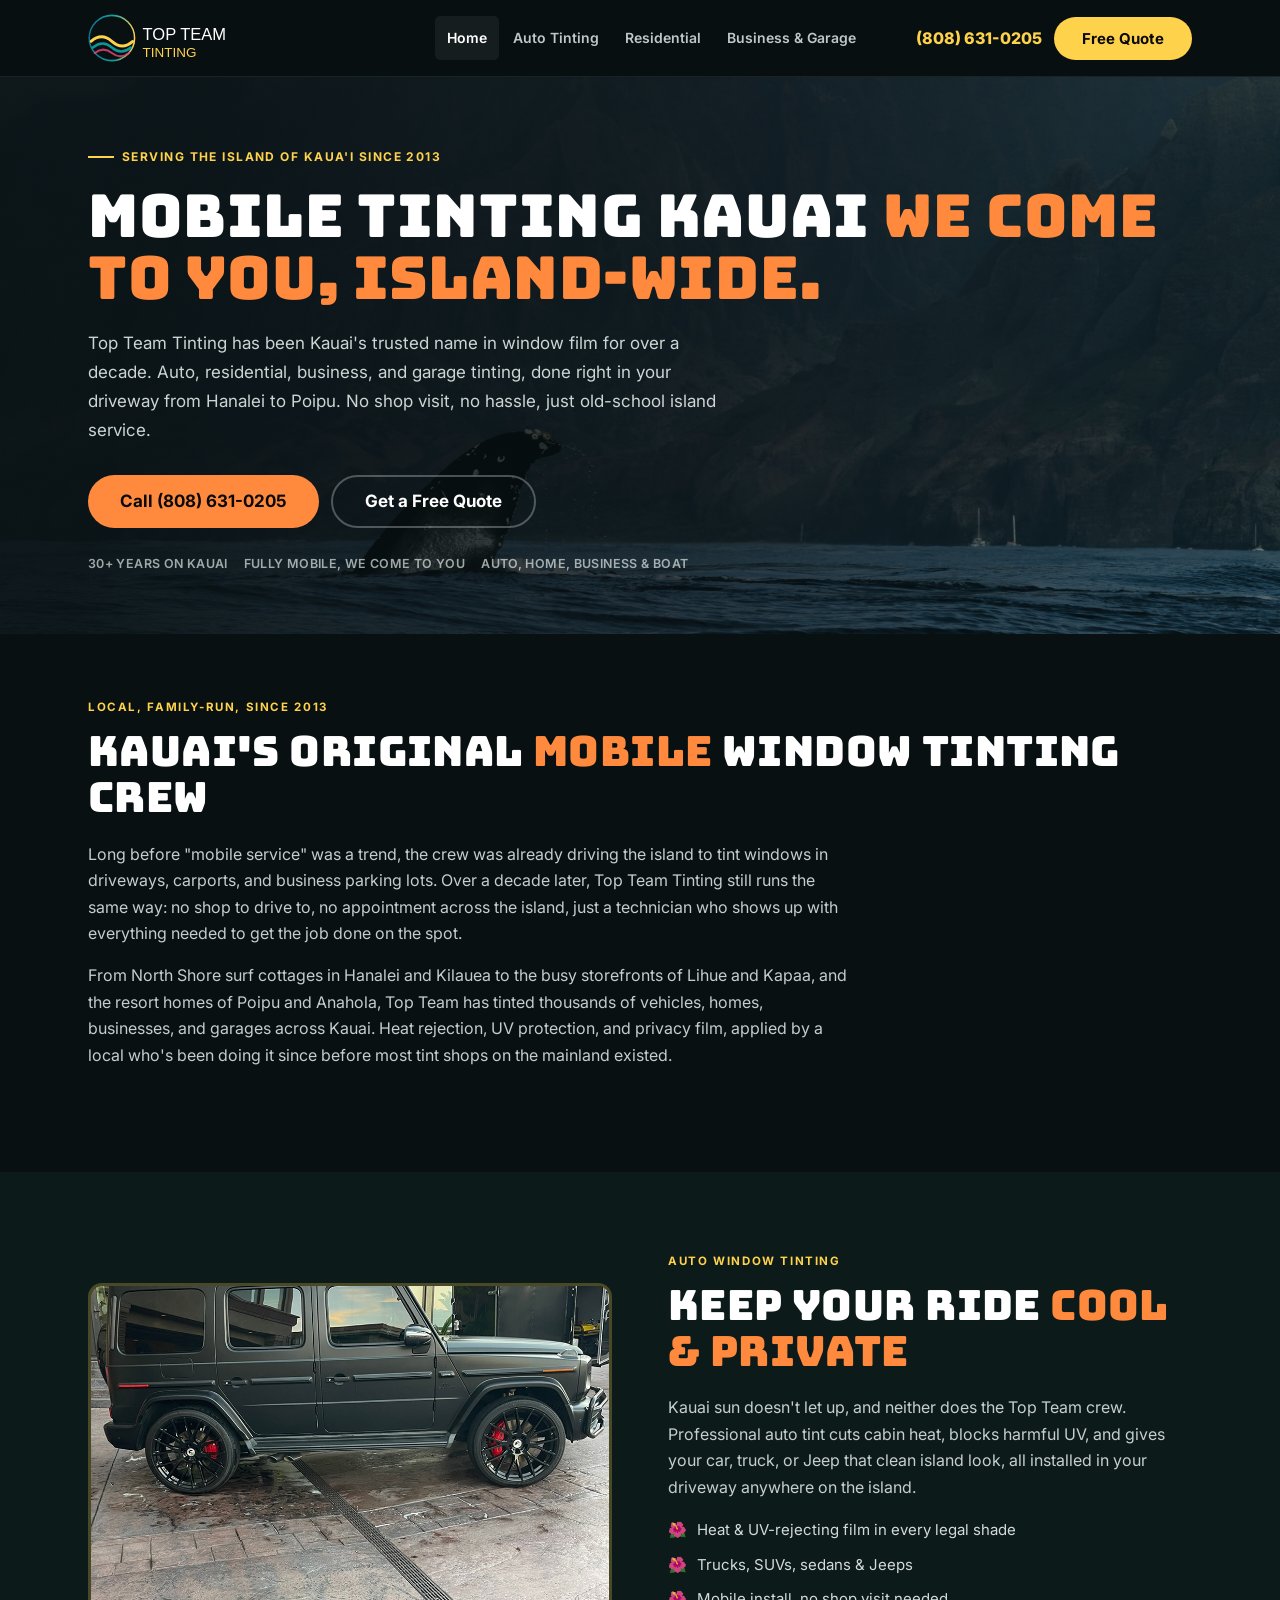
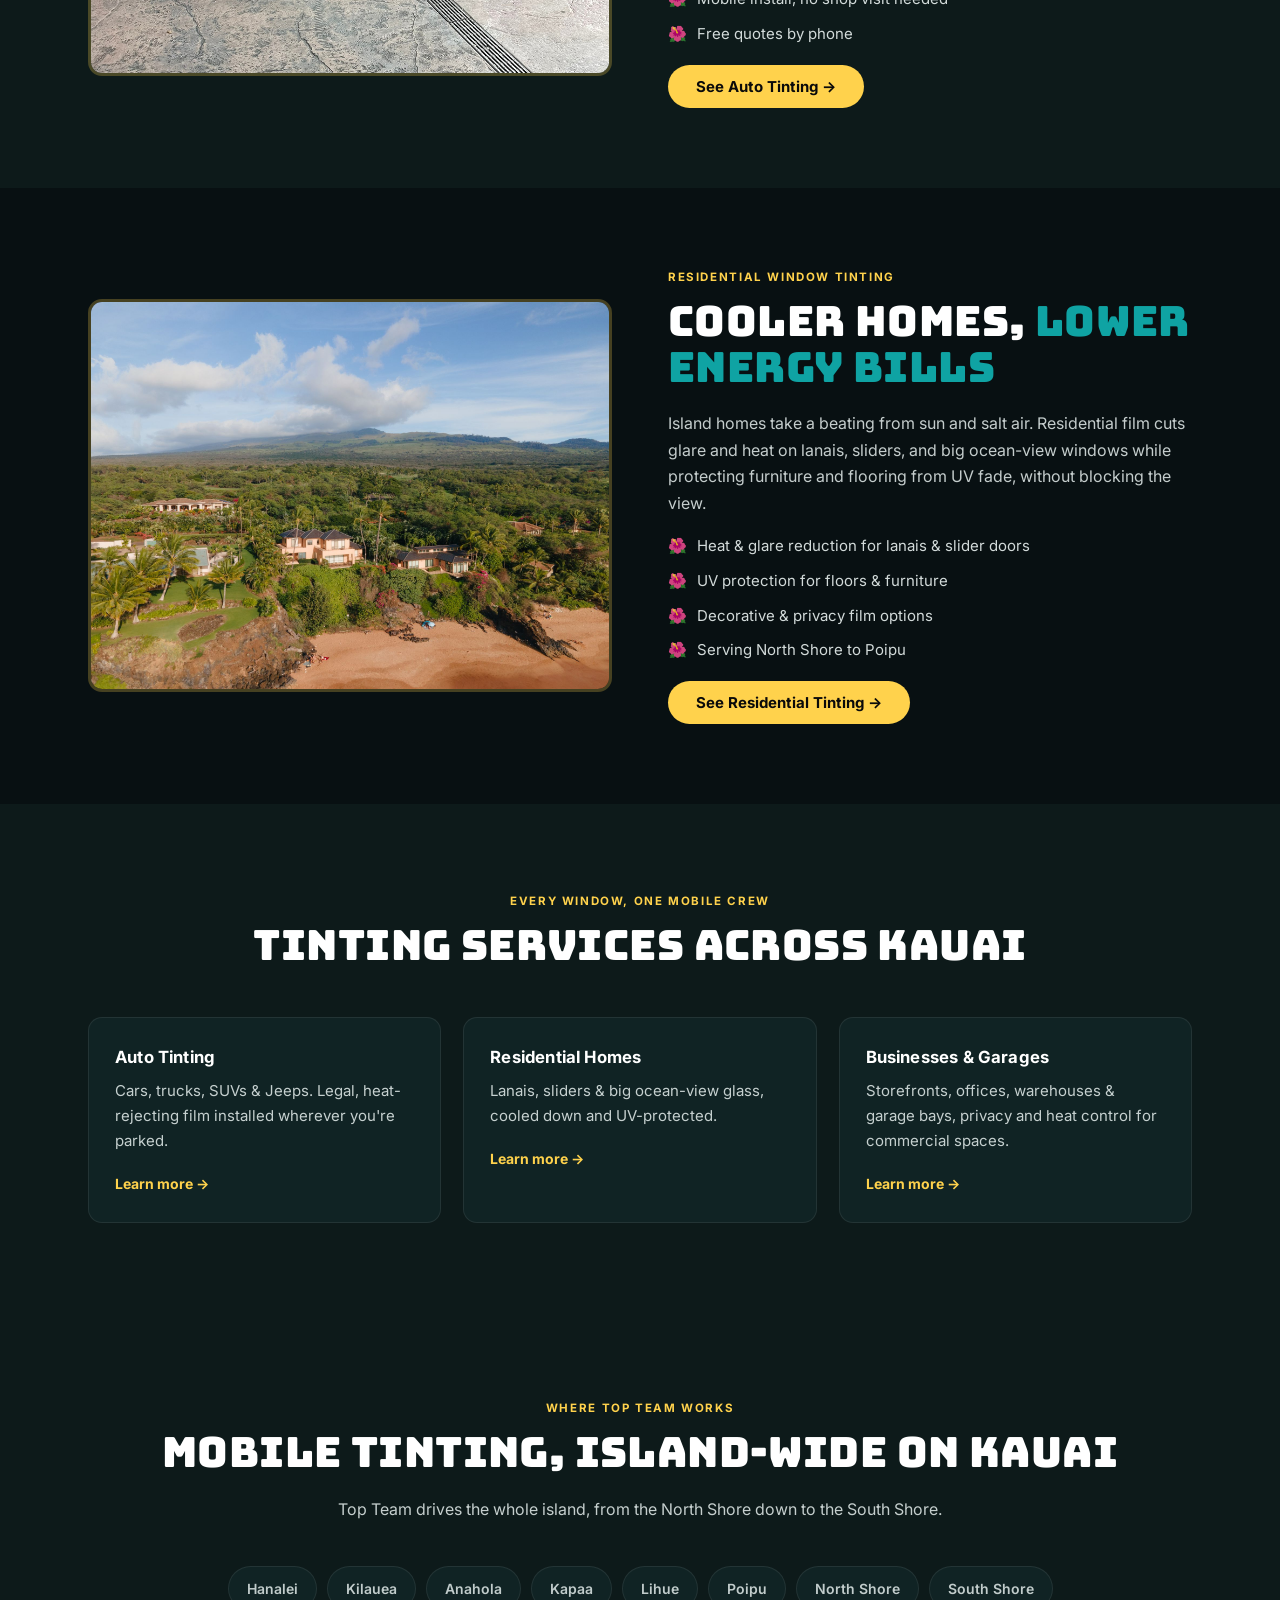
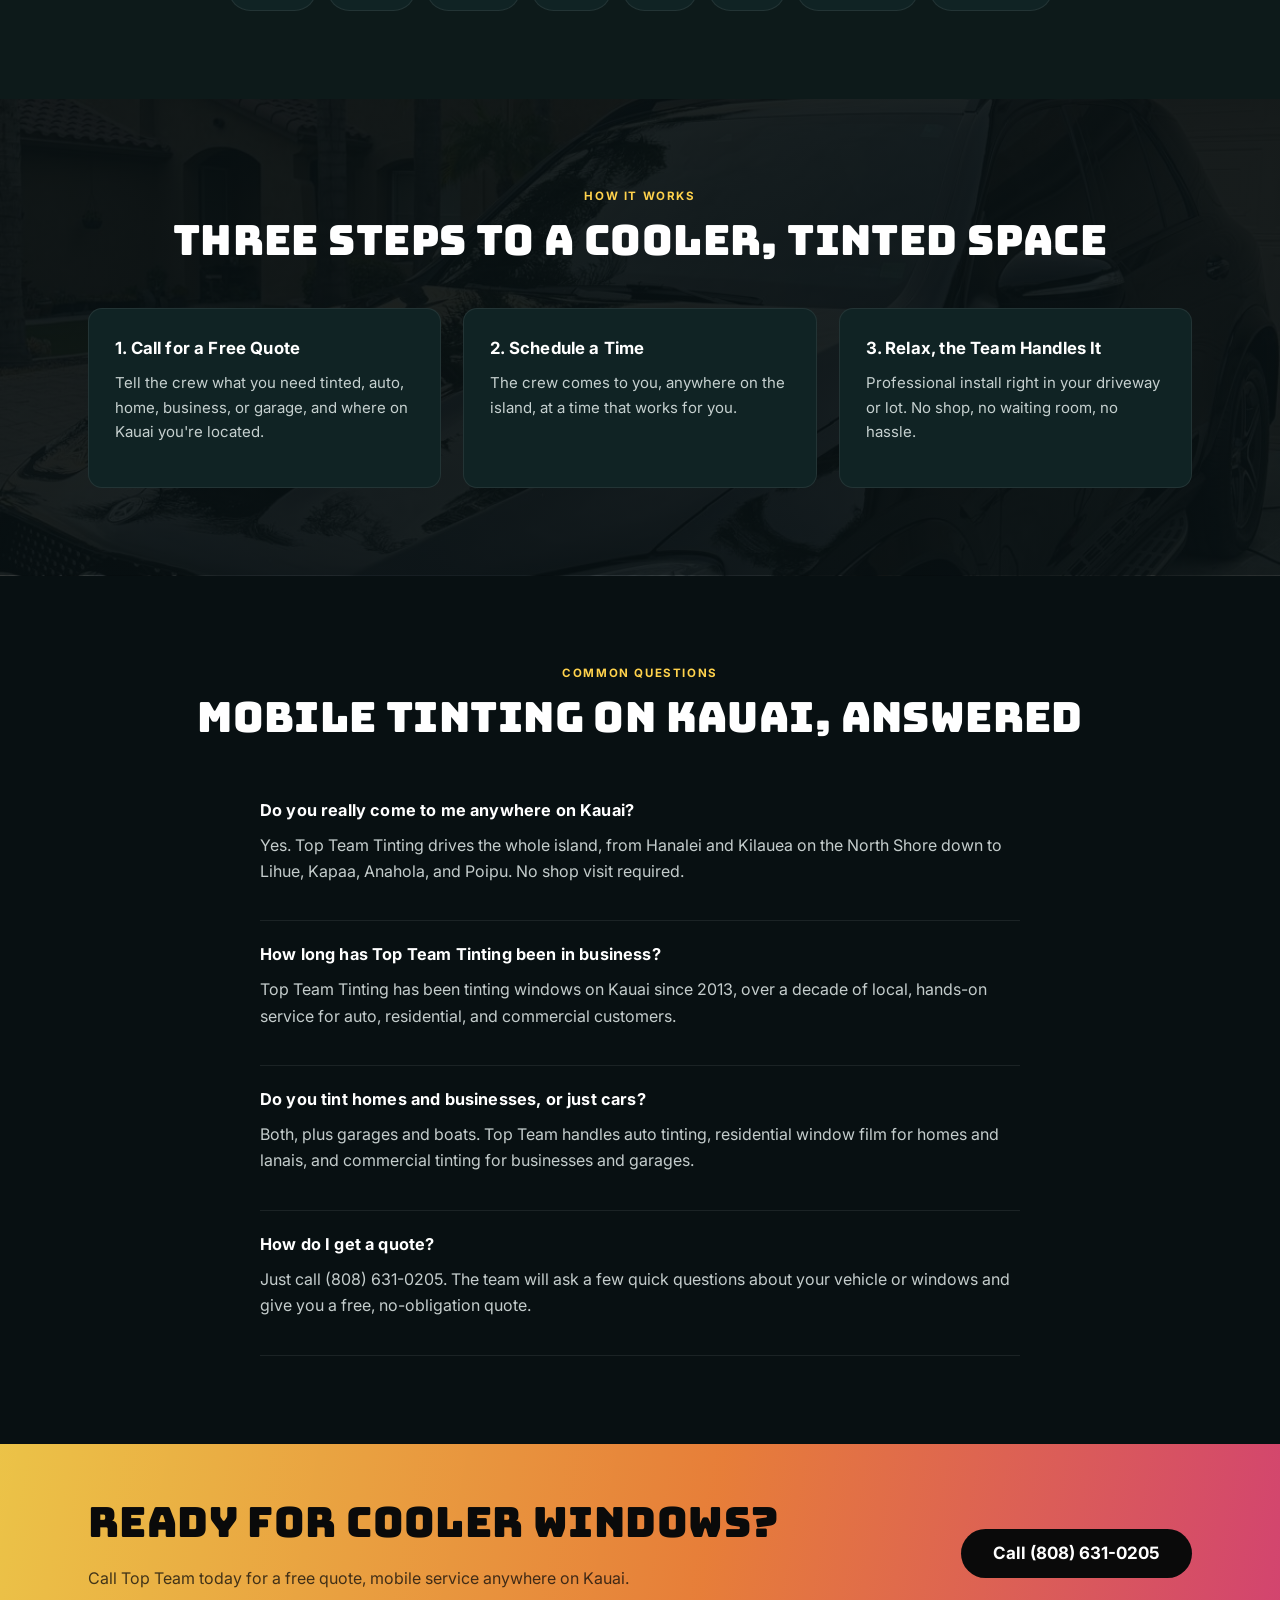
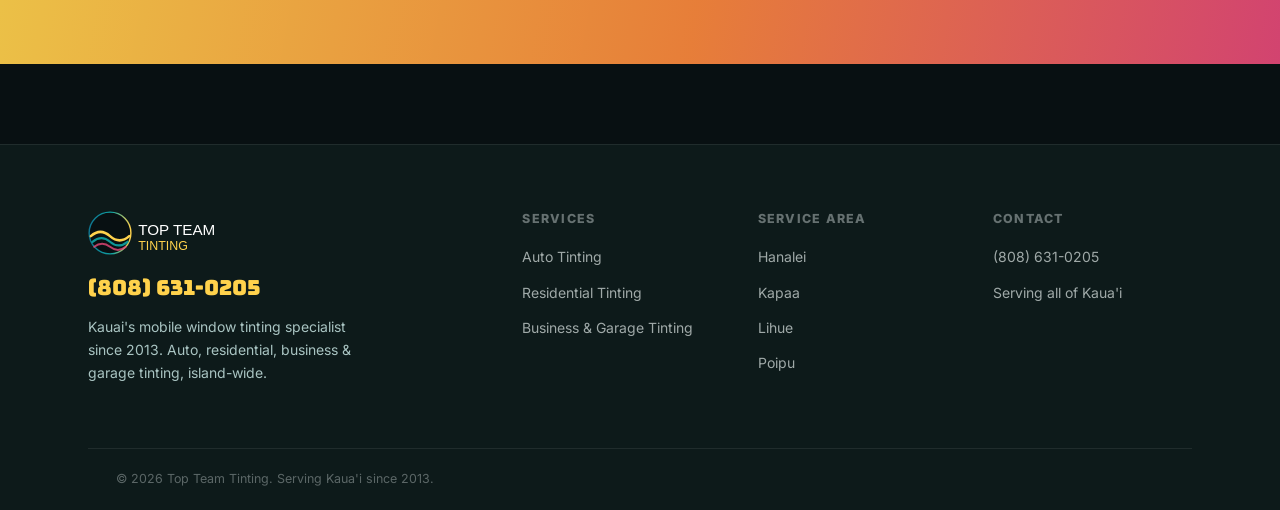
<file: index.html>
<!DOCTYPE html>
<html lang="en">
<head>
<meta charset="UTF-8">
<meta name="viewport" content="width=device-width, initial-scale=1.0">
<title>Mobile Tinting Kauai | Top Team Tinting - Since 2013</title>
<meta name="description" content="Mobile tinting Kauai trusts since 2013. Top Team Tinting brings professional auto, residential, business & garage window tinting to your driveway island-wide. Free quote: (808) 631-0205.">
<link rel="canonical" href="https://topteamtinting.com/">
<link rel="icon" type="image/svg+xml" href="/images/logo.svg">
<meta property="og:title" content="Mobile Tinting Kauai | Top Team Tinting">
<meta property="og:description" content="Kauai's mobile window tinting pro since 2013. Auto, residential, business & garage tinting - we come to you.">
<meta property="og:type" content="website">
<link rel="preconnect" href="https://fonts.googleapis.com">
<link rel="preconnect" href="https://fonts.gstatic.com" crossorigin>
<link href="https://fonts.googleapis.com/css2?family=Bungee&family=Anton&family=Inter:wght@400;500;600;700;800&display=swap" rel="stylesheet">
<link rel="stylesheet" href="/css/site.css">
<script type="application/ld+json">{"@context":"https://schema.org","@type":"LocalBusiness","name":"Top Team Tinting","image":"https://topteamtinting.com/images/logo.svg","telephone":"+18086310205","url":"https://topteamtinting.com","address":{"@type":"PostalAddress","addressLocality":"Anahola","addressRegion":"HI","addressCountry":"US"},"areaServed":[{"@type":"City","name":"Lihue"},{"@type":"City","name":"Kapaa"},{"@type":"City","name":"Hanalei"},{"@type":"City","name":"Poipu"},{"@type":"City","name":"Anahola"},{"@type":"City","name":"Kilauea"},{"@type":"Place","name":"North Shore Kauai"}],"priceRange":"$$","foundingDate":"2013"}</script>
</head>
<body>

<nav class="nav">
  <div class="container nav-inner">
    <a href="/" class="logo"><img src="/images/logo.svg" alt="Top Team Tinting - Kauai"></a>
    <div class="nav-menu">
      <a href="/" class="nav-link active">Home</a>
      <a href="/services/auto-window-tinting.html" class="nav-link">Auto Tinting</a>
      <a href="/services/residential-window-tinting.html" class="nav-link">Residential</a>
      <a href="/services/commercial-garage-tinting.html" class="nav-link">Business &amp; Garage</a>
    </div>
    <div class="nav-right">
      <a href="tel:+18086310205" class="nav-phone">(808) 631-0205</a>
      <a href="tel:+18086310205" class="btn btn-gold">Free Quote</a>
    </div>
    <button class="menu-toggle" onclick="document.querySelector('.mobile-menu').classList.toggle('open')"><span></span><span></span><span></span></button>
  </div>
  <div class="mobile-menu">
    <a href="/" class="mob-link">Home</a>
    <a href="/services/auto-window-tinting.html" class="mob-link">Auto Tinting</a>
    <a href="/services/residential-window-tinting.html" class="mob-link">Residential Tinting</a>
    <a href="/services/commercial-garage-tinting.html" class="mob-link">Business &amp; Garage Tinting</a>
    <a href="tel:+18086310205" class="mob-phone">&#128222; (808) 631-0205</a>
  </div>
</nav>

<main>

<section class="hero">
  <div class="hero-bg" style="background-image:url('/images/napali-coast-kauai.jpg')"></div>
  <div class="hero-overlay"></div>
  <div class="container hero-in">
    <div class="eyebrow"><span></span>Serving the Island of Kaua'i Since 2013</div>
    <h1>Mobile Tinting Kauai <span class="hl">We Come to You, Island-Wide.</span></h1>
    <p class="hero-sub">Top Team Tinting has been Kauai's trusted name in window film for over a decade. Auto, residential, business, and garage tinting, done right in your driveway from Hanalei to Poipu. No shop visit, no hassle, just old-school island service.</p>
    <div class="hero-btns">
      <a href="tel:+18086310205" class="btn btn-sunset btn-lg">Call (808) 631-0205</a>
      <a href="#quote" class="btn btn-ghost btn-lg">Get a Free Quote</a>
    </div>
    <div class="trust-row">
      <div class="trust-item">30+ Years on Kauai</div>
      <div class="trust-item">Fully Mobile, We Come to You</div>
      <div class="trust-item">Auto, Home, Business &amp; Boat</div>
    </div>
  </div>
</section>

<section class="section" style="padding-top:64px">
  <div class="container">
    <span class="eyebrow-sm">Local, Family-Run, Since 2013</span>
    <h2>Kauai's Original <span style="color:var(--sunset)">Mobile</span> Window Tinting Crew</h2>
    <p style="max-width:760px">Long before "mobile service" was a trend, the crew was already driving the island to tint windows in driveways, carports, and business parking lots. Over a decade later, Top Team Tinting still runs the same way: no shop to drive to, no appointment across the island, just a technician who shows up with everything needed to get the job done on the spot.</p>
    <p style="max-width:760px">From North Shore surf cottages in Hanalei and Kilauea to the busy storefronts of Lihue and Kapaa, and the resort homes of Poipu and Anahola, Top Team has tinted thousands of vehicles, homes, businesses, and garages across Kauai. Heat rejection, UV protection, and privacy film, applied by a local who's been doing it since before most tint shops on the mainland existed.</p>
  </div>
</section>

<section class="service-block" style="background:var(--bg1);padding:80px 0">
  <div class="container">
    <div class="grid2">
      <div class="photo">
        <img src="/images/mercedes-g-wagon-tinted.jpg" alt="Mercedes G-Wagon with professional window tint, mobile auto tinting Kauai" loading="lazy">
      </div>
      <div>
        <span class="eyebrow-sm">Auto Window Tinting</span>
        <h2>Keep Your Ride <span style="color:var(--sunset)">Cool &amp; Private</span></h2>
        <p>Kauai sun doesn't let up, and neither does the Top Team crew. Professional auto tint cuts cabin heat, blocks harmful UV, and gives your car, truck, or Jeep that clean island look, all installed in your driveway anywhere on the island.</p>
        <ul class="checks">
          <li>Heat &amp; UV-rejecting film in every legal shade</li>
          <li>Trucks, SUVs, sedans &amp; Jeeps</li>
          <li>Mobile install, no shop visit needed</li>
          <li>Free quotes by phone</li>
        </ul>
        <a href="/services/auto-window-tinting.html" class="btn btn-gold">See Auto Tinting &rarr;</a>
      </div>
    </div>
  </div>
</section>

<section class="service-block" style="padding:80px 0">
  <div class="container">
    <div class="grid2">
      <div style="order:2">
        <span class="eyebrow-sm">Residential Window Tinting</span>
        <h2>Cooler Homes, <span style="color:var(--teal)">Lower Energy Bills</span></h2>
        <p>Island homes take a beating from sun and salt air. Residential film cuts glare and heat on lanais, sliders, and big ocean-view windows while protecting furniture and flooring from UV fade, without blocking the view.</p>
        <ul class="checks">
          <li>Heat &amp; glare reduction for lanais &amp; slider doors</li>
          <li>UV protection for floors &amp; furniture</li>
          <li>Decorative &amp; privacy film options</li>
          <li>Serving North Shore to Poipu</li>
        </ul>
        <a href="/services/residential-window-tinting.html" class="btn btn-gold">See Residential Tinting &rarr;</a>
      </div>
      <div class="photo" style="order:1">
        <img src="/images/hawaii-lanai-home.jpg" alt="Luxury Hawaii home with lanai windows ready for residential tinting" loading="lazy">
      </div>
    </div>
  </div>
</section>

<section class="section" style="background:var(--bg1)">
  <div class="container">
    <div style="text-align:center;margin-bottom:48px">
      <span class="eyebrow-sm">Every Window, One Mobile Crew</span>
      <h2>Tinting Services Across Kauai</h2>
    </div>
    <div class="grid3">
      <div class="card">
        <h4>Auto Tinting</h4>
        <p style="font-size:.9375rem">Cars, trucks, SUVs &amp; Jeeps. Legal, heat-rejecting film installed wherever you're parked.</p>
        <a href="/services/auto-window-tinting.html" style="color:var(--gold);font-size:.875rem;font-weight:700">Learn more &rarr;</a>
      </div>
      <div class="card">
        <h4>Residential Homes</h4>
        <p style="font-size:.9375rem">Lanais, sliders &amp; big ocean-view glass, cooled down and UV-protected.</p>
        <a href="/services/residential-window-tinting.html" style="color:var(--gold);font-size:.875rem;font-weight:700">Learn more &rarr;</a>
      </div>
      <div class="card">
        <h4>Businesses &amp; Garages</h4>
        <p style="font-size:.9375rem">Storefronts, offices, warehouses &amp; garage bays, privacy and heat control for commercial spaces.</p>
        <a href="/services/commercial-garage-tinting.html" style="color:var(--gold);font-size:.875rem;font-weight:700">Learn more &rarr;</a>
      </div>
    </div>
  </div>
</section>

<section class="section" style="background:var(--bg1)">
  <div class="container">
    <div style="text-align:center;margin-bottom:44px">
      <span class="eyebrow-sm">Where Top Team Works</span>
      <h2>Mobile Tinting, Island-Wide on Kauai</h2>
      <p style="max-width:640px;margin:0 auto">Top Team drives the whole island, from the North Shore down to the South Shore.</p>
    </div>
    <div class="area-grid" style="justify-content:center">
      <span class="area-pill">Hanalei</span>
      <span class="area-pill">Kilauea</span>
      <span class="area-pill">Anahola</span>
      <span class="area-pill">Kapaa</span>
      <span class="area-pill">Lihue</span>
      <span class="area-pill">Poipu</span>
      <span class="area-pill">North Shore</span>
      <span class="area-pill">South Shore</span>
    </div>
  </div>
</section>

<section class="section how-it-works">
  <div class="container">
    <div style="text-align:center;margin-bottom:44px">
      <span class="eyebrow-sm">How It Works</span>
      <h2>Three Steps to a Cooler, Tinted Space</h2>
    </div>
    <div class="grid3">
      <div class="card"><h4>1. Call for a Free Quote</h4><p style="font-size:.9375rem">Tell the crew what you need tinted, auto, home, business, or garage, and where on Kauai you're located.</p></div>
      <div class="card"><h4>2. Schedule a Time</h4><p style="font-size:.9375rem">The crew comes to you, anywhere on the island, at a time that works for you.</p></div>
      <div class="card"><h4>3. Relax, the Team Handles It</h4><p style="font-size:.9375rem">Professional install right in your driveway or lot. No shop, no waiting room, no hassle.</p></div>
    </div>
  </div>
</section>

<section class="section" id="quote">
  <div class="container">
    <div style="text-align:center;margin-bottom:36px">
      <span class="eyebrow-sm">Common Questions</span>
      <h2>Mobile Tinting on Kauai, Answered</h2>
    </div>
    <div style="max-width:760px;margin:0 auto">
      <div class="faq-item"><h4>Do you really come to me anywhere on Kauai?</h4><p>Yes. Top Team Tinting drives the whole island, from Hanalei and Kilauea on the North Shore down to Lihue, Kapaa, Anahola, and Poipu. No shop visit required.</p></div>
      <div class="faq-item"><h4>How long has Top Team Tinting been in business?</h4><p>Top Team Tinting has been tinting windows on Kauai since 2013, over a decade of local, hands-on service for auto, residential, and commercial customers.</p></div>
      <div class="faq-item"><h4>Do you tint homes and businesses, or just cars?</h4><p>Both, plus garages and boats. Top Team handles auto tinting, residential window film for homes and lanais, and commercial tinting for businesses and garages.</p></div>
      <div class="faq-item"><h4>How do I get a quote?</h4><p>Just call (808) 631-0205. The team will ask a few quick questions about your vehicle or windows and give you a free, no-obligation quote.</p></div>
    </div>
  </div>
</section>

<section class="cta-strip">
  <div class="container" style="display:flex;justify-content:space-between;align-items:center;flex-wrap:wrap;gap:24px">
    <div>
      <h2>Ready for Cooler Windows?</h2>
      <p>Call Top Team today for a free quote, mobile service anywhere on Kauai.</p>
    </div>
    <div style="display:flex;gap:12px;flex-wrap:wrap">
      <a href="tel:+18086310205" class="btn btn-dark btn-lg">Call (808) 631-0205</a>
    </div>
  </div>
</section>

</main>

<footer class="footer">
  <div class="container">
    <div class="footer-inner">
      <div class="footer-brand">
        <img src="/images/logo.svg" alt="Top Team Tinting">
        <span class="footer-phone">(808) 631-0205</span>
        <p>Kauai's mobile window tinting specialist since 2013. Auto, residential, business &amp; garage tinting, island-wide.</p>
      </div>
      <div class="footer-col">
        <h4>Services</h4>
        <ul>
          <li><a href="/services/auto-window-tinting.html">Auto Tinting</a></li>
          <li><a href="/services/residential-window-tinting.html">Residential Tinting</a></li>
          <li><a href="/services/commercial-garage-tinting.html">Business &amp; Garage Tinting</a></li>
        </ul>
      </div>
      <div class="footer-col">
        <h4>Service Area</h4>
        <ul>
          <li><a href="#">Hanalei</a></li>
          <li><a href="#">Kapaa</a></li>
          <li><a href="#">Lihue</a></li>
          <li><a href="#">Poipu</a></li>
        </ul>
      </div>
      <div class="footer-col">
        <h4>Contact</h4>
        <ul>
          <li><a href="tel:+18086310205">(808) 631-0205</a></li>
          <li><a href="#">Serving all of Kaua'i</a></li>
        </ul>
      </div>
    </div>
    <div class="footer-bottom">
      <div class="container footer-bottom-inner">
        <span>&copy; 2026 Top Team Tinting. Serving Kaua'i since 2013.</span>
      </div>
    </div>
  </div>
</footer>

<div class="sticky-cta">
  <a href="tel:+18086310205" class="btn btn-gold">Call (808) 631-0205</a>
</div>

</body>
</html>
</file>
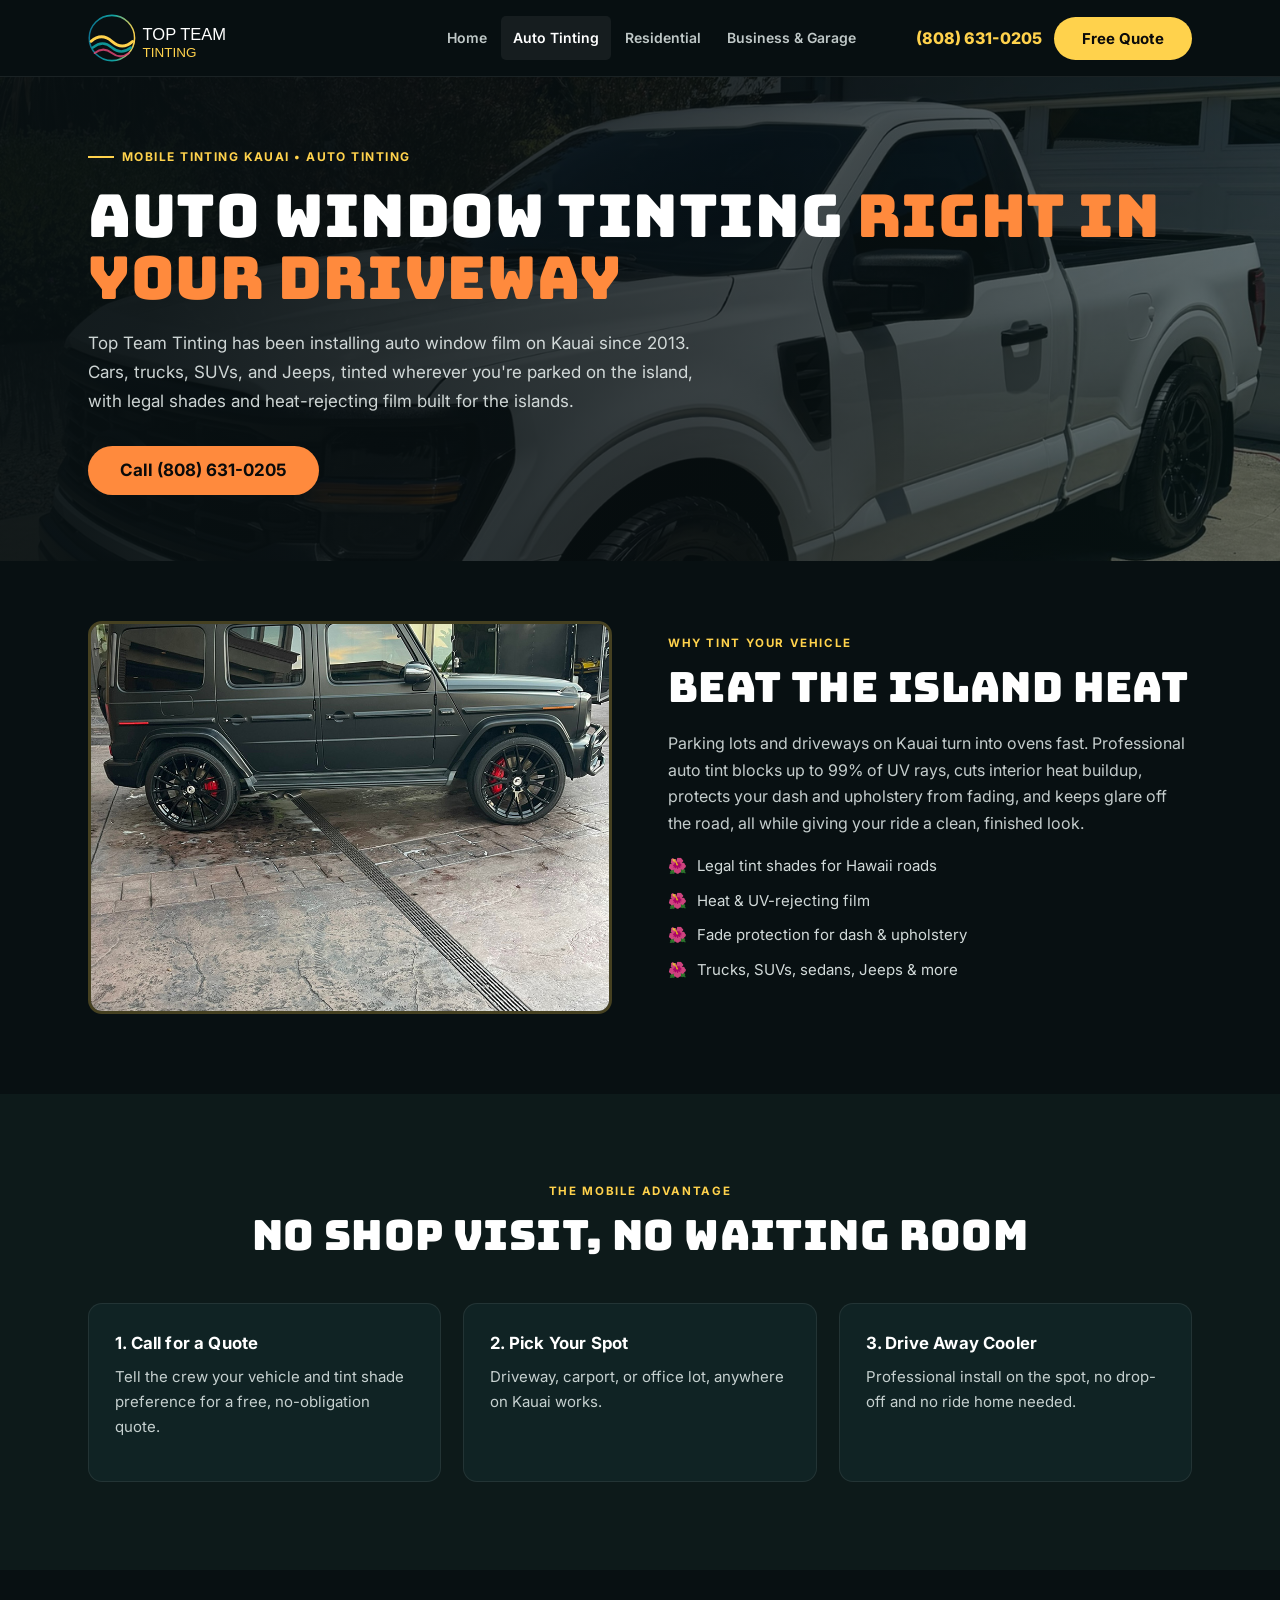
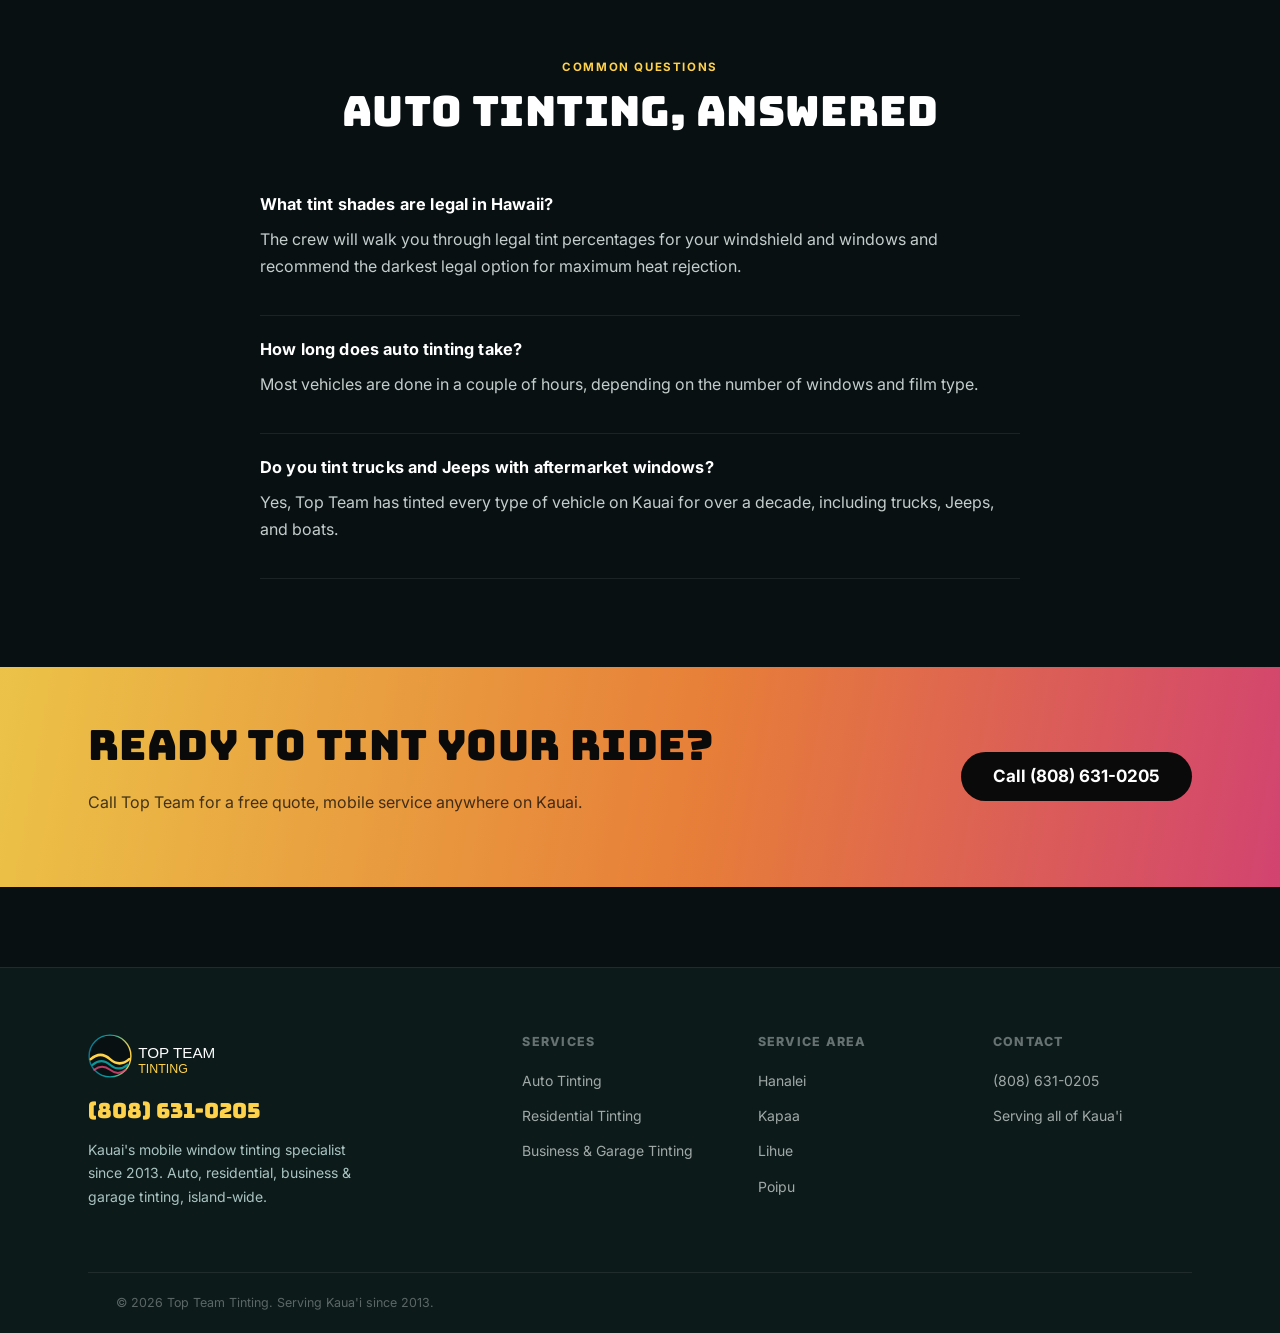
<file: services/auto-window-tinting.html>
<!DOCTYPE html>
<html lang="en">
<head>
<meta charset="UTF-8">
<meta name="viewport" content="width=device-width, initial-scale=1.0">
<title>Auto Window Tinting Kauai | Top Team Tinting</title>
<meta name="description" content="Mobile auto window tinting on Kauai. Cars, trucks, SUVs & Jeeps tinted in your driveway, island-wide. Free quote: (808) 631-0205.">
<link rel="canonical" href="https://topteamtinting.com/services/auto-window-tinting.html">
<link rel="icon" type="image/svg+xml" href="/images/logo.svg">
<link rel="preconnect" href="https://fonts.googleapis.com">
<link rel="preconnect" href="https://fonts.gstatic.com" crossorigin>
<link href="https://fonts.googleapis.com/css2?family=Bungee&family=Anton&family=Inter:wght@400;500;600;700;800&display=swap" rel="stylesheet">
<link rel="stylesheet" href="/css/site.css">
<script type="application/ld+json">{"@context":"https://schema.org","@type":"Service","serviceType":"Automotive Window Tinting","provider":{"@type":"LocalBusiness","name":"Top Team Tinting","telephone":"+18086310205"},"areaServed":"Kauai, Hawaii"}</script>
</head>
<body>

<nav class="nav">
  <div class="container nav-inner">
    <a href="/" class="logo"><img src="/images/logo.svg" alt="Top Team Tinting - Kauai"></a>
    <div class="nav-menu">
      <a href="/" class="nav-link">Home</a>
      <a href="/services/auto-window-tinting.html" class="nav-link active">Auto Tinting</a>
      <a href="/services/residential-window-tinting.html" class="nav-link">Residential</a>
      <a href="/services/commercial-garage-tinting.html" class="nav-link">Business &amp; Garage</a>
    </div>
    <div class="nav-right">
      <a href="tel:+18086310205" class="nav-phone">(808) 631-0205</a>
      <a href="tel:+18086310205" class="btn btn-gold">Free Quote</a>
    </div>
    <button class="menu-toggle" onclick="document.querySelector('.mobile-menu').classList.toggle('open')"><span></span><span></span><span></span></button>
  </div>
  <div class="mobile-menu">
    <a href="/" class="mob-link">Home</a>
    <a href="/services/auto-window-tinting.html" class="mob-link">Auto Tinting</a>
    <a href="/services/residential-window-tinting.html" class="mob-link">Residential Tinting</a>
    <a href="/services/commercial-garage-tinting.html" class="mob-link">Business &amp; Garage Tinting</a>
    <a href="tel:+18086310205" class="mob-phone">&#128222; (808) 631-0205</a>
  </div>
</nav>

<main>

<section class="hero" style="padding-bottom:40px">
  <div class="hero-bg" style="background-image:url('/images/ford-f150-tinted.jpg')"></div>
  <div class="hero-overlay"></div>
  <div class="container hero-in">
    <div class="eyebrow"><span></span>Mobile Tinting Kauai &bull; Auto Tinting</div>
    <h1>Auto Window Tinting <span class="hl">Right in Your Driveway</span></h1>
    <p class="hero-sub">Top Team Tinting has been installing auto window film on Kauai since 2013. Cars, trucks, SUVs, and Jeeps, tinted wherever you're parked on the island, with legal shades and heat-rejecting film built for the islands.</p>
    <div class="hero-btns">
      <a href="tel:+18086310205" class="btn btn-sunset btn-lg">Call (808) 631-0205</a>
    </div>
  </div>
</section>

<section class="service-block" style="padding:60px 0 80px">
  <div class="container">
    <div class="grid2">
      <div class="photo">
        <img src="/images/mercedes-g-wagon-tinted.jpg" alt="Mercedes G-Wagon freshly tinted by Top Team Tinting, mobile auto tinting Kauai" loading="lazy">
      </div>
      <div>
        <span class="eyebrow-sm">Why Tint Your Vehicle</span>
        <h2>Beat the Island Heat</h2>
        <p>Parking lots and driveways on Kauai turn into ovens fast. Professional auto tint blocks up to 99% of UV rays, cuts interior heat buildup, protects your dash and upholstery from fading, and keeps glare off the road, all while giving your ride a clean, finished look.</p>
        <ul class="checks">
          <li>Legal tint shades for Hawaii roads</li>
          <li>Heat &amp; UV-rejecting film</li>
          <li>Fade protection for dash &amp; upholstery</li>
          <li>Trucks, SUVs, sedans, Jeeps &amp; more</li>
        </ul>
      </div>
    </div>
  </div>
</section>

<section class="section" style="background:var(--bg1)">
  <div class="container">
    <div style="text-align:center;margin-bottom:44px">
      <span class="eyebrow-sm">The Mobile Advantage</span>
      <h2>No Shop Visit, No Waiting Room</h2>
    </div>
    <div class="grid3">
      <div class="card"><h4>1. Call for a Quote</h4><p style="font-size:.9375rem">Tell the crew your vehicle and tint shade preference for a free, no-obligation quote.</p></div>
      <div class="card"><h4>2. Pick Your Spot</h4><p style="font-size:.9375rem">Driveway, carport, or office lot, anywhere on Kauai works.</p></div>
      <div class="card"><h4>3. Drive Away Cooler</h4><p style="font-size:.9375rem">Professional install on the spot, no drop-off and no ride home needed.</p></div>
    </div>
  </div>
</section>

<section class="section">
  <div class="container">
    <div style="text-align:center;margin-bottom:36px">
      <span class="eyebrow-sm">Common Questions</span>
      <h2>Auto Tinting, Answered</h2>
    </div>
    <div style="max-width:760px;margin:0 auto">
      <div class="faq-item"><h4>What tint shades are legal in Hawaii?</h4><p>The crew will walk you through legal tint percentages for your windshield and windows and recommend the darkest legal option for maximum heat rejection.</p></div>
      <div class="faq-item"><h4>How long does auto tinting take?</h4><p>Most vehicles are done in a couple of hours, depending on the number of windows and film type.</p></div>
      <div class="faq-item"><h4>Do you tint trucks and Jeeps with aftermarket windows?</h4><p>Yes, Top Team has tinted every type of vehicle on Kauai for over a decade, including trucks, Jeeps, and boats.</p></div>
    </div>
  </div>
</section>

<section class="cta-strip">
  <div class="container" style="display:flex;justify-content:space-between;align-items:center;flex-wrap:wrap;gap:24px">
    <div>
      <h2>Ready to Tint Your Ride?</h2>
      <p>Call Top Team for a free quote, mobile service anywhere on Kauai.</p>
    </div>
    <div style="display:flex;gap:12px;flex-wrap:wrap">
      <a href="tel:+18086310205" class="btn btn-dark btn-lg">Call (808) 631-0205</a>
    </div>
  </div>
</section>

</main>

<footer class="footer">
  <div class="container">
    <div class="footer-inner">
      <div class="footer-brand">
        <img src="/images/logo.svg" alt="Top Team Tinting">
        <span class="footer-phone">(808) 631-0205</span>
        <p>Kauai's mobile window tinting specialist since 2013. Auto, residential, business &amp; garage tinting, island-wide.</p>
      </div>
      <div class="footer-col">
        <h4>Services</h4>
        <ul>
          <li><a href="/services/auto-window-tinting.html">Auto Tinting</a></li>
          <li><a href="/services/residential-window-tinting.html">Residential Tinting</a></li>
          <li><a href="/services/commercial-garage-tinting.html">Business &amp; Garage Tinting</a></li>
        </ul>
      </div>
      <div class="footer-col">
        <h4>Service Area</h4>
        <ul>
          <li><a href="#">Hanalei</a></li>
          <li><a href="#">Kapaa</a></li>
          <li><a href="#">Lihue</a></li>
          <li><a href="#">Poipu</a></li>
        </ul>
      </div>
      <div class="footer-col">
        <h4>Contact</h4>
        <ul>
          <li><a href="tel:+18086310205">(808) 631-0205</a></li>
          <li><a href="#">Serving all of Kaua'i</a></li>
        </ul>
      </div>
    </div>
    <div class="footer-bottom">
      <div class="container footer-bottom-inner">
        <span>&copy; 2026 Top Team Tinting. Serving Kaua'i since 2013.</span>
      </div>
    </div>
  </div>
</footer>

<div class="sticky-cta">
  <a href="tel:+18086310205" class="btn btn-gold">Call (808) 631-0205</a>
</div>

</body>
</html>
</file>
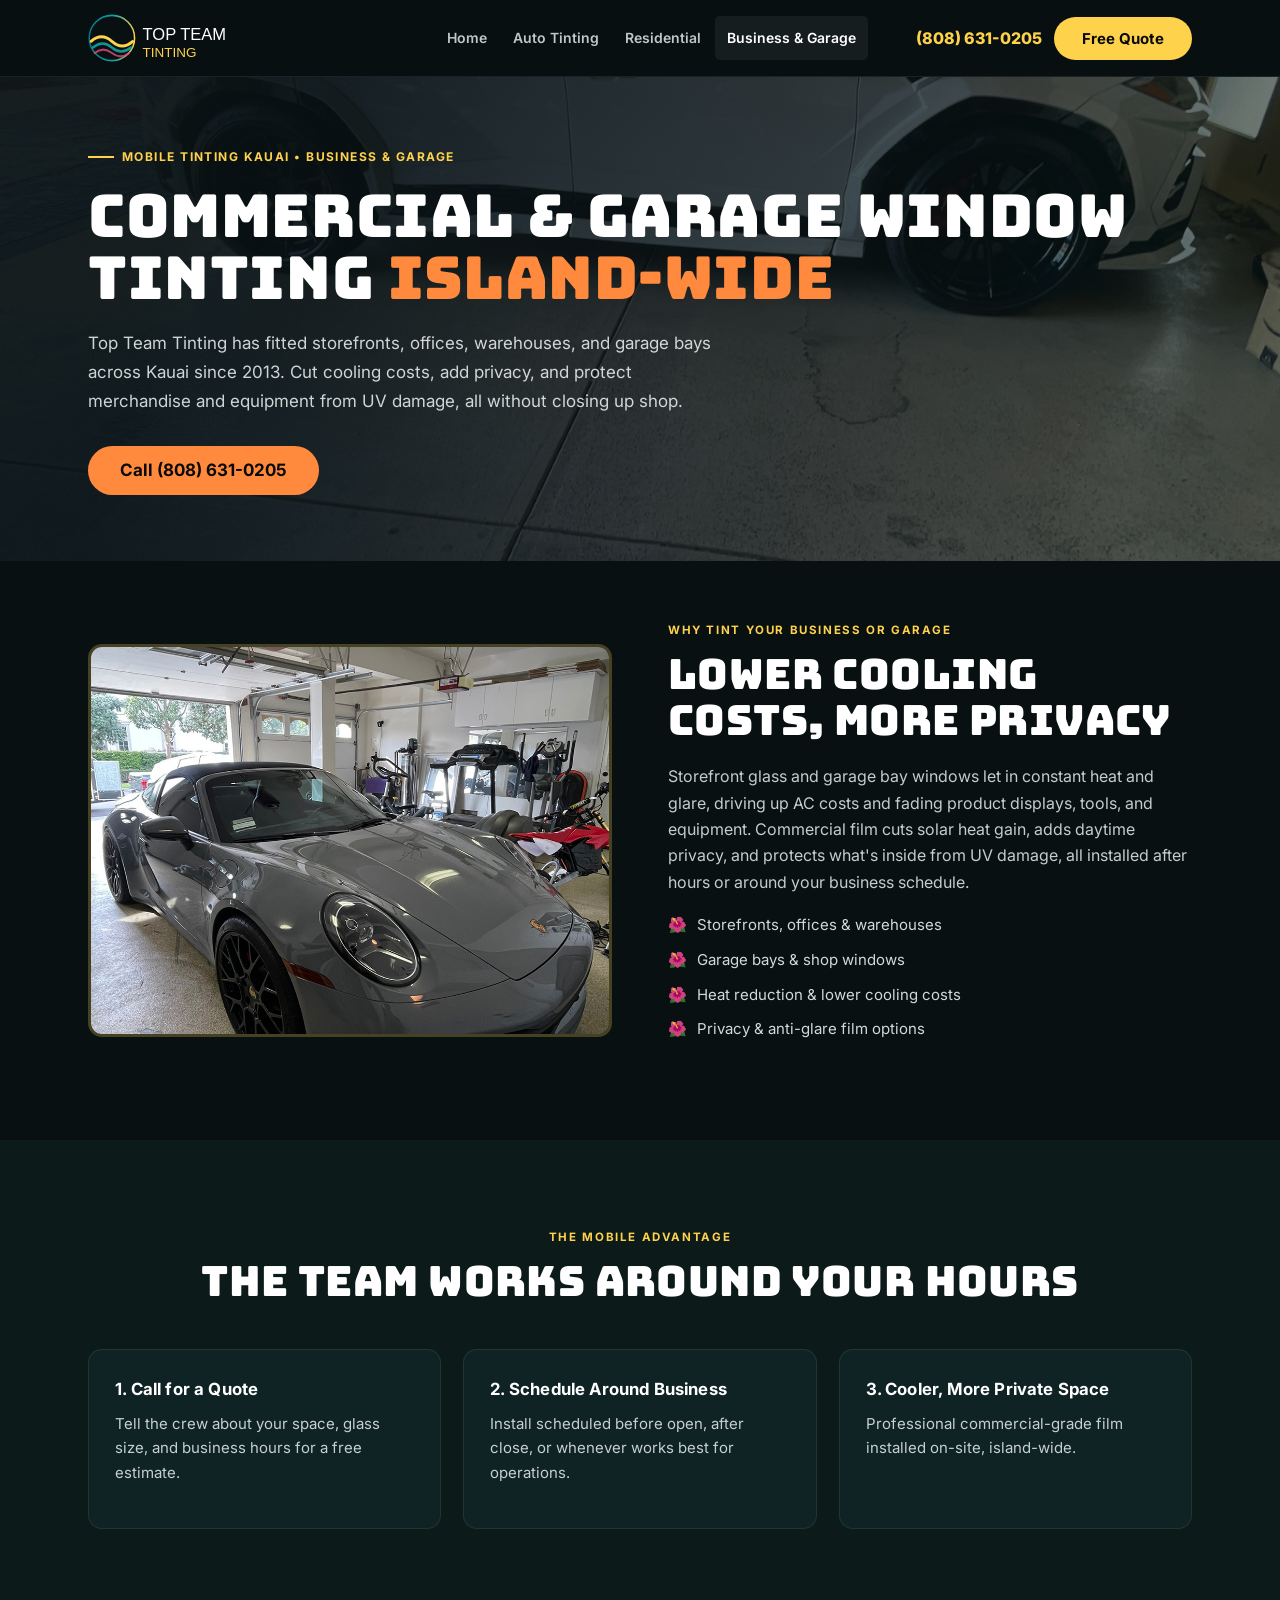
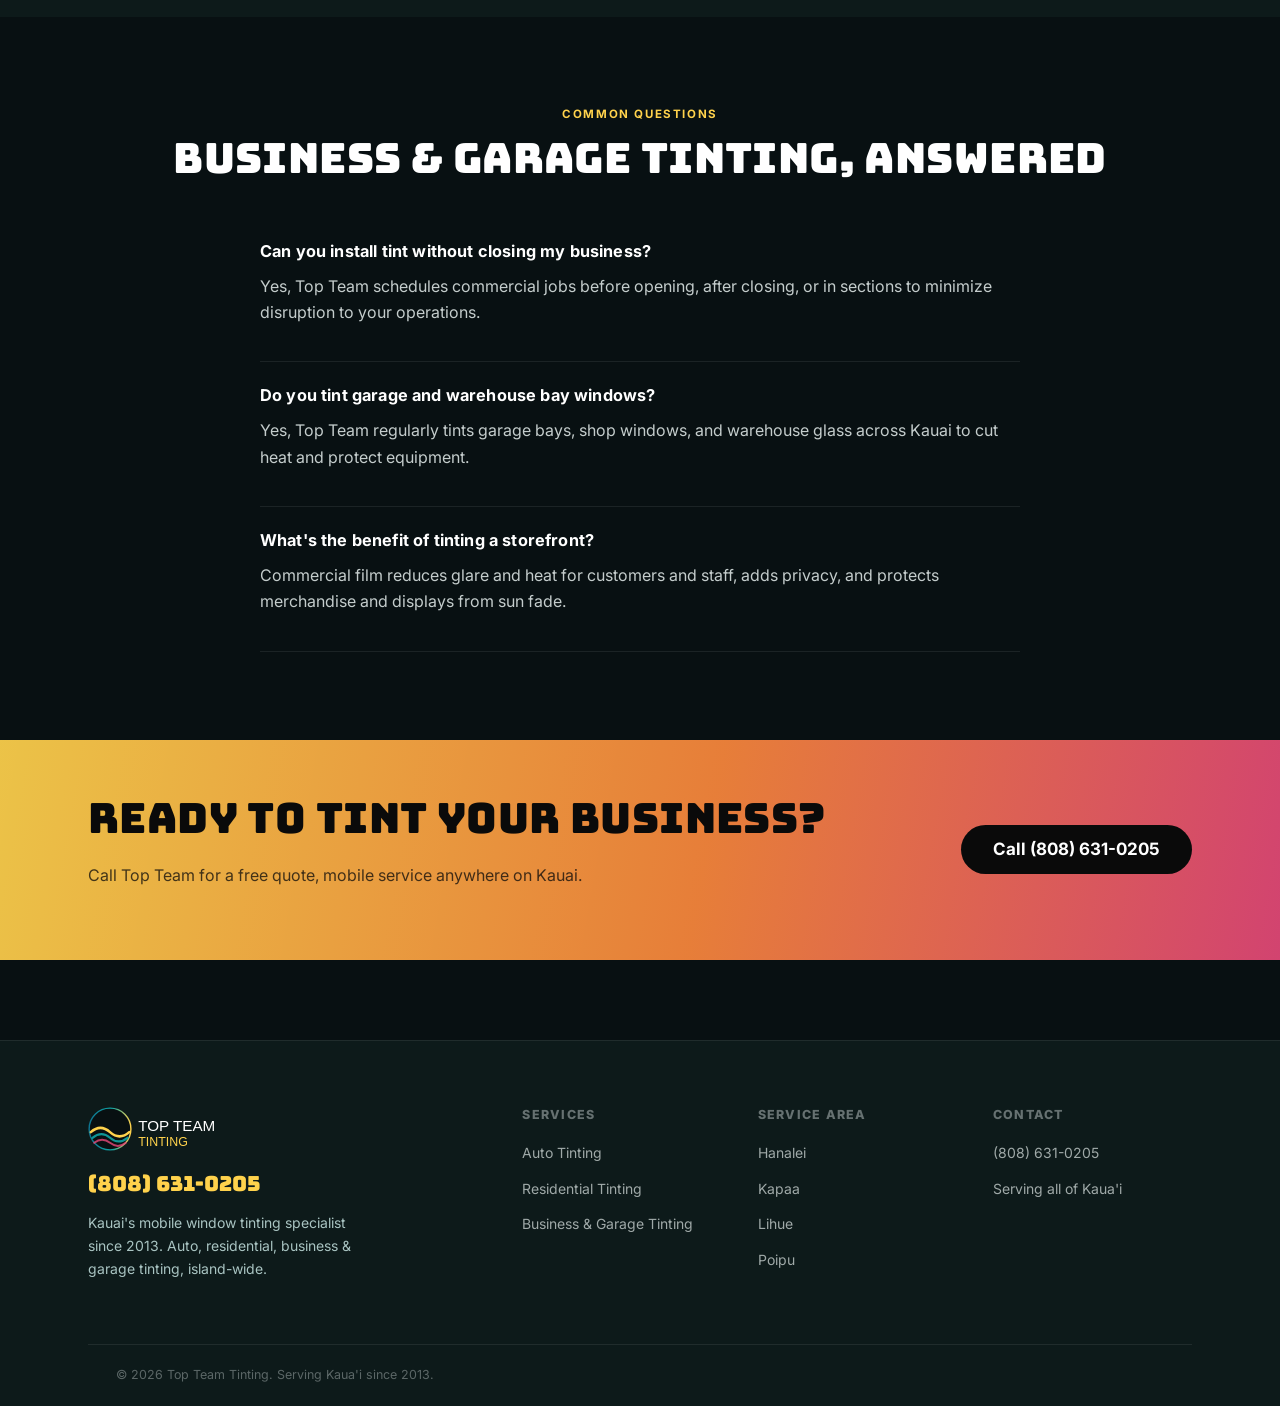
<file: services/commercial-garage-tinting.html>
<!DOCTYPE html>
<html lang="en">
<head>
<meta charset="UTF-8">
<meta name="viewport" content="width=device-width, initial-scale=1.0">
<title>Business &amp; Garage Window Tinting Kauai | Top Team Tinting</title>
<meta name="description" content="Commercial window tinting for Kauai businesses and garages. Storefronts, offices, warehouses & garage bays. Mobile install island-wide. Free quote: (808) 631-0205.">
<link rel="canonical" href="https://topteamtinting.com/services/commercial-garage-tinting.html">
<link rel="icon" type="image/svg+xml" href="/images/logo.svg">
<link rel="preconnect" href="https://fonts.googleapis.com">
<link rel="preconnect" href="https://fonts.gstatic.com" crossorigin>
<link href="https://fonts.googleapis.com/css2?family=Bungee&family=Anton&family=Inter:wght@400;500;600;700;800&display=swap" rel="stylesheet">
<link rel="stylesheet" href="/css/site.css">
<script type="application/ld+json">{"@context":"https://schema.org","@type":"Service","serviceType":"Commercial Window Tinting","provider":{"@type":"LocalBusiness","name":"Top Team Tinting","telephone":"+18086310205"},"areaServed":"Kauai, Hawaii"}</script>
</head>
<body>

<nav class="nav">
  <div class="container nav-inner">
    <a href="/" class="logo"><img src="/images/logo.svg" alt="Top Team Tinting - Kauai"></a>
    <div class="nav-menu">
      <a href="/" class="nav-link">Home</a>
      <a href="/services/auto-window-tinting.html" class="nav-link">Auto Tinting</a>
      <a href="/services/residential-window-tinting.html" class="nav-link">Residential</a>
      <a href="/services/commercial-garage-tinting.html" class="nav-link active">Business &amp; Garage</a>
    </div>
    <div class="nav-right">
      <a href="tel:+18086310205" class="nav-phone">(808) 631-0205</a>
      <a href="tel:+18086310205" class="btn btn-gold">Free Quote</a>
    </div>
    <button class="menu-toggle" onclick="document.querySelector('.mobile-menu').classList.toggle('open')"><span></span><span></span><span></span></button>
  </div>
  <div class="mobile-menu">
    <a href="/" class="mob-link">Home</a>
    <a href="/services/auto-window-tinting.html" class="mob-link">Auto Tinting</a>
    <a href="/services/residential-window-tinting.html" class="mob-link">Residential Tinting</a>
    <a href="/services/commercial-garage-tinting.html" class="mob-link">Business &amp; Garage Tinting</a>
    <a href="tel:+18086310205" class="mob-phone">&#128222; (808) 631-0205</a>
  </div>
</nav>

<main>

<section class="hero" style="padding-bottom:40px">
  <div class="hero-bg" style="background-image:url('/images/lamborghini-urus-garage.jpg')"></div>
  <div class="hero-overlay"></div>
  <div class="container hero-in">
    <div class="eyebrow"><span></span>Mobile Tinting Kauai &bull; Business &amp; Garage</div>
    <h1>Commercial &amp; Garage Window Tinting <span class="hl">Island-Wide</span></h1>
    <p class="hero-sub">Top Team Tinting has fitted storefronts, offices, warehouses, and garage bays across Kauai since 2013. Cut cooling costs, add privacy, and protect merchandise and equipment from UV damage, all without closing up shop.</p>
    <div class="hero-btns">
      <a href="tel:+18086310205" class="btn btn-sunset btn-lg">Call (808) 631-0205</a>
    </div>
  </div>
</section>

<section class="service-block" style="padding:60px 0 80px">
  <div class="container">
    <div class="grid2">
      <div class="photo">
        <img src="/images/porsche-911-garage.jpg" alt="Garage bay tinting job, business and garage window film Kauai" loading="lazy">
      </div>
      <div>
        <span class="eyebrow-sm">Why Tint Your Business or Garage</span>
        <h2>Lower Cooling Costs, More Privacy</h2>
        <p>Storefront glass and garage bay windows let in constant heat and glare, driving up AC costs and fading product displays, tools, and equipment. Commercial film cuts solar heat gain, adds daytime privacy, and protects what's inside from UV damage, all installed after hours or around your business schedule.</p>
        <ul class="checks">
          <li>Storefronts, offices &amp; warehouses</li>
          <li>Garage bays &amp; shop windows</li>
          <li>Heat reduction &amp; lower cooling costs</li>
          <li>Privacy &amp; anti-glare film options</li>
        </ul>
      </div>
    </div>
  </div>
</section>

<section class="section" style="background:var(--bg1)">
  <div class="container">
    <div style="text-align:center;margin-bottom:44px">
      <span class="eyebrow-sm">The Mobile Advantage</span>
      <h2>The Team Works Around Your Hours</h2>
    </div>
    <div class="grid3">
      <div class="card"><h4>1. Call for a Quote</h4><p style="font-size:.9375rem">Tell the crew about your space, glass size, and business hours for a free estimate.</p></div>
      <div class="card"><h4>2. Schedule Around Business</h4><p style="font-size:.9375rem">Install scheduled before open, after close, or whenever works best for operations.</p></div>
      <div class="card"><h4>3. Cooler, More Private Space</h4><p style="font-size:.9375rem">Professional commercial-grade film installed on-site, island-wide.</p></div>
    </div>
  </div>
</section>

<section class="section">
  <div class="container">
    <div style="text-align:center;margin-bottom:36px">
      <span class="eyebrow-sm">Common Questions</span>
      <h2>Business &amp; Garage Tinting, Answered</h2>
    </div>
    <div style="max-width:760px;margin:0 auto">
      <div class="faq-item"><h4>Can you install tint without closing my business?</h4><p>Yes, Top Team schedules commercial jobs before opening, after closing, or in sections to minimize disruption to your operations.</p></div>
      <div class="faq-item"><h4>Do you tint garage and warehouse bay windows?</h4><p>Yes, Top Team regularly tints garage bays, shop windows, and warehouse glass across Kauai to cut heat and protect equipment.</p></div>
      <div class="faq-item"><h4>What's the benefit of tinting a storefront?</h4><p>Commercial film reduces glare and heat for customers and staff, adds privacy, and protects merchandise and displays from sun fade.</p></div>
    </div>
  </div>
</section>

<section class="cta-strip">
  <div class="container" style="display:flex;justify-content:space-between;align-items:center;flex-wrap:wrap;gap:24px">
    <div>
      <h2>Ready to Tint Your Business?</h2>
      <p>Call Top Team for a free quote, mobile service anywhere on Kauai.</p>
    </div>
    <div style="display:flex;gap:12px;flex-wrap:wrap">
      <a href="tel:+18086310205" class="btn btn-dark btn-lg">Call (808) 631-0205</a>
    </div>
  </div>
</section>

</main>

<footer class="footer">
  <div class="container">
    <div class="footer-inner">
      <div class="footer-brand">
        <img src="/images/logo.svg" alt="Top Team Tinting">
        <span class="footer-phone">(808) 631-0205</span>
        <p>Kauai's mobile window tinting specialist since 2013. Auto, residential, business &amp; garage tinting, island-wide.</p>
      </div>
      <div class="footer-col">
        <h4>Services</h4>
        <ul>
          <li><a href="/services/auto-window-tinting.html">Auto Tinting</a></li>
          <li><a href="/services/residential-window-tinting.html">Residential Tinting</a></li>
          <li><a href="/services/commercial-garage-tinting.html">Business &amp; Garage Tinting</a></li>
        </ul>
      </div>
      <div class="footer-col">
        <h4>Service Area</h4>
        <ul>
          <li><a href="#">Hanalei</a></li>
          <li><a href="#">Kapaa</a></li>
          <li><a href="#">Lihue</a></li>
          <li><a href="#">Poipu</a></li>
        </ul>
      </div>
      <div class="footer-col">
        <h4>Contact</h4>
        <ul>
          <li><a href="tel:+18086310205">(808) 631-0205</a></li>
          <li><a href="#">Serving all of Kaua'i</a></li>
        </ul>
      </div>
    </div>
    <div class="footer-bottom">
      <div class="container footer-bottom-inner">
        <span>&copy; 2026 Top Team Tinting. Serving Kaua'i since 2013.</span>
      </div>
    </div>
  </div>
</footer>

<div class="sticky-cta">
  <a href="tel:+18086310205" class="btn btn-gold">Call (808) 631-0205</a>
</div>

</body>
</html>
</file>
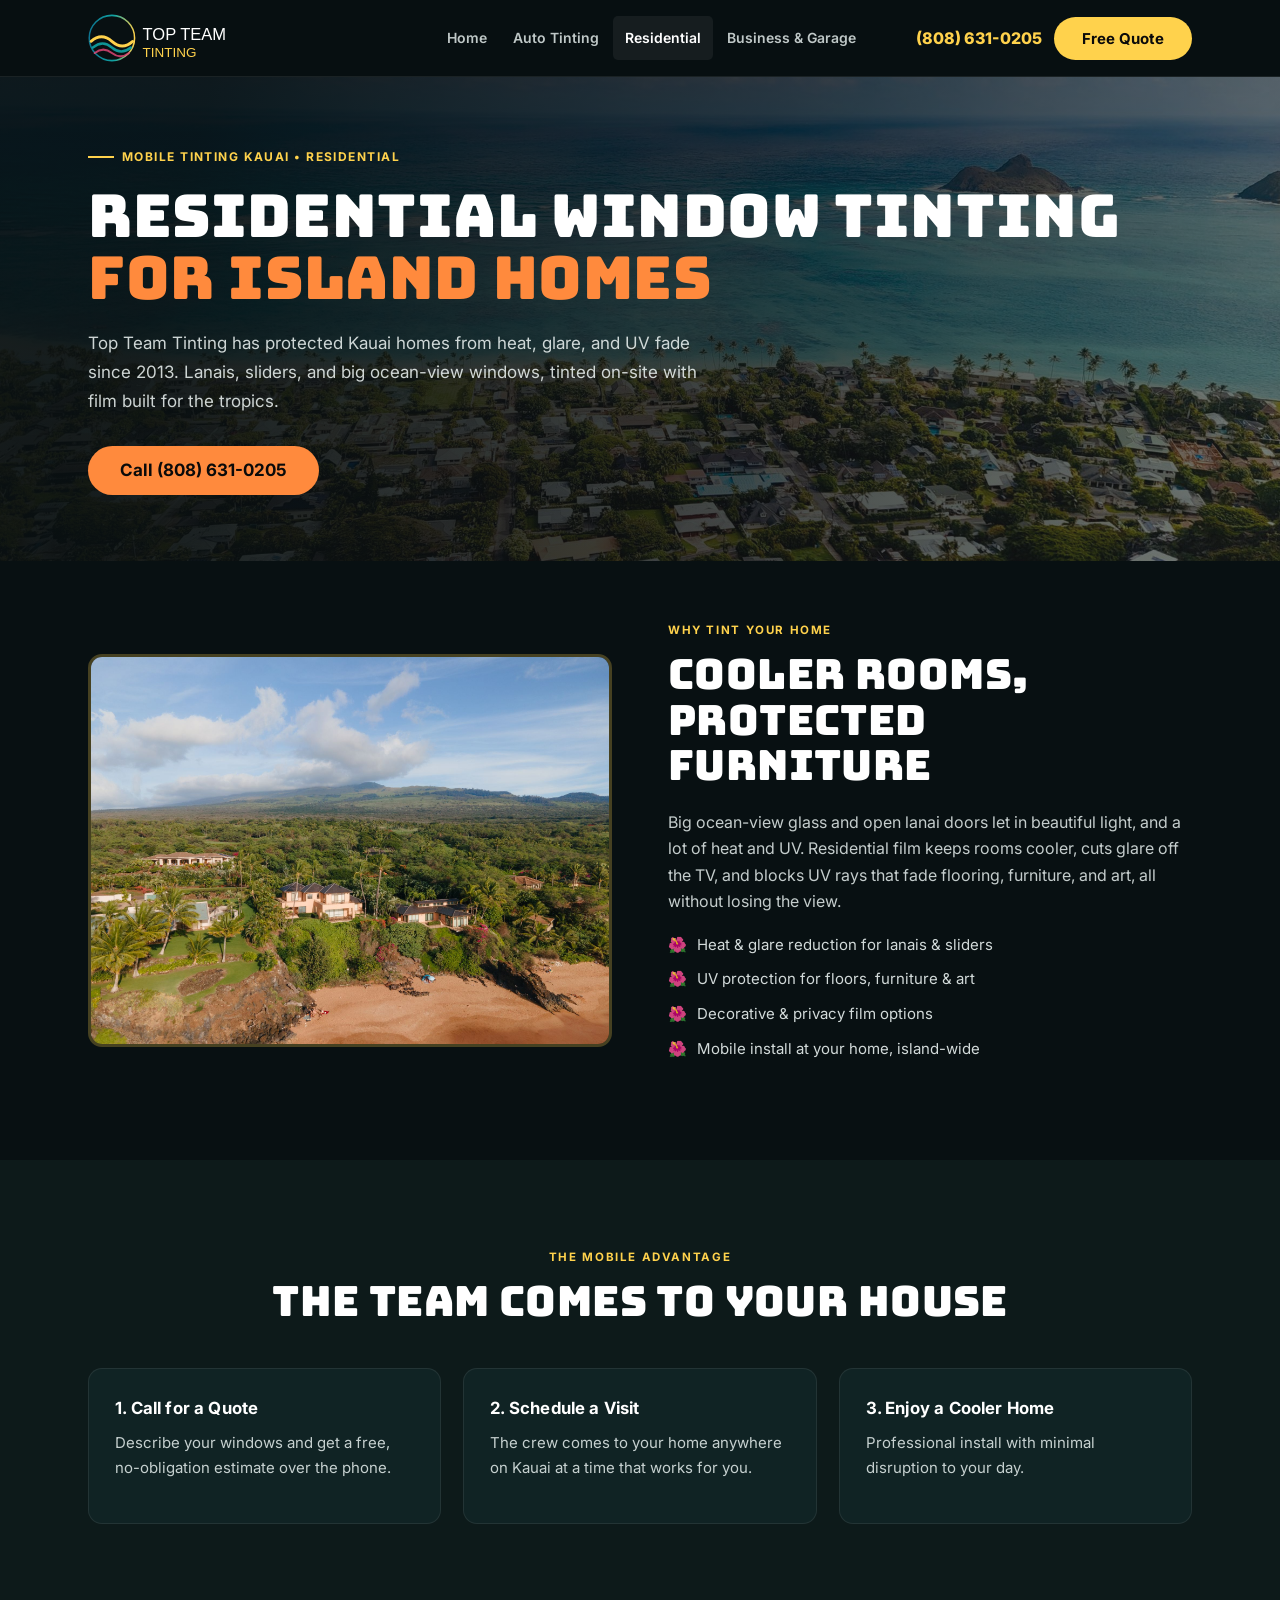
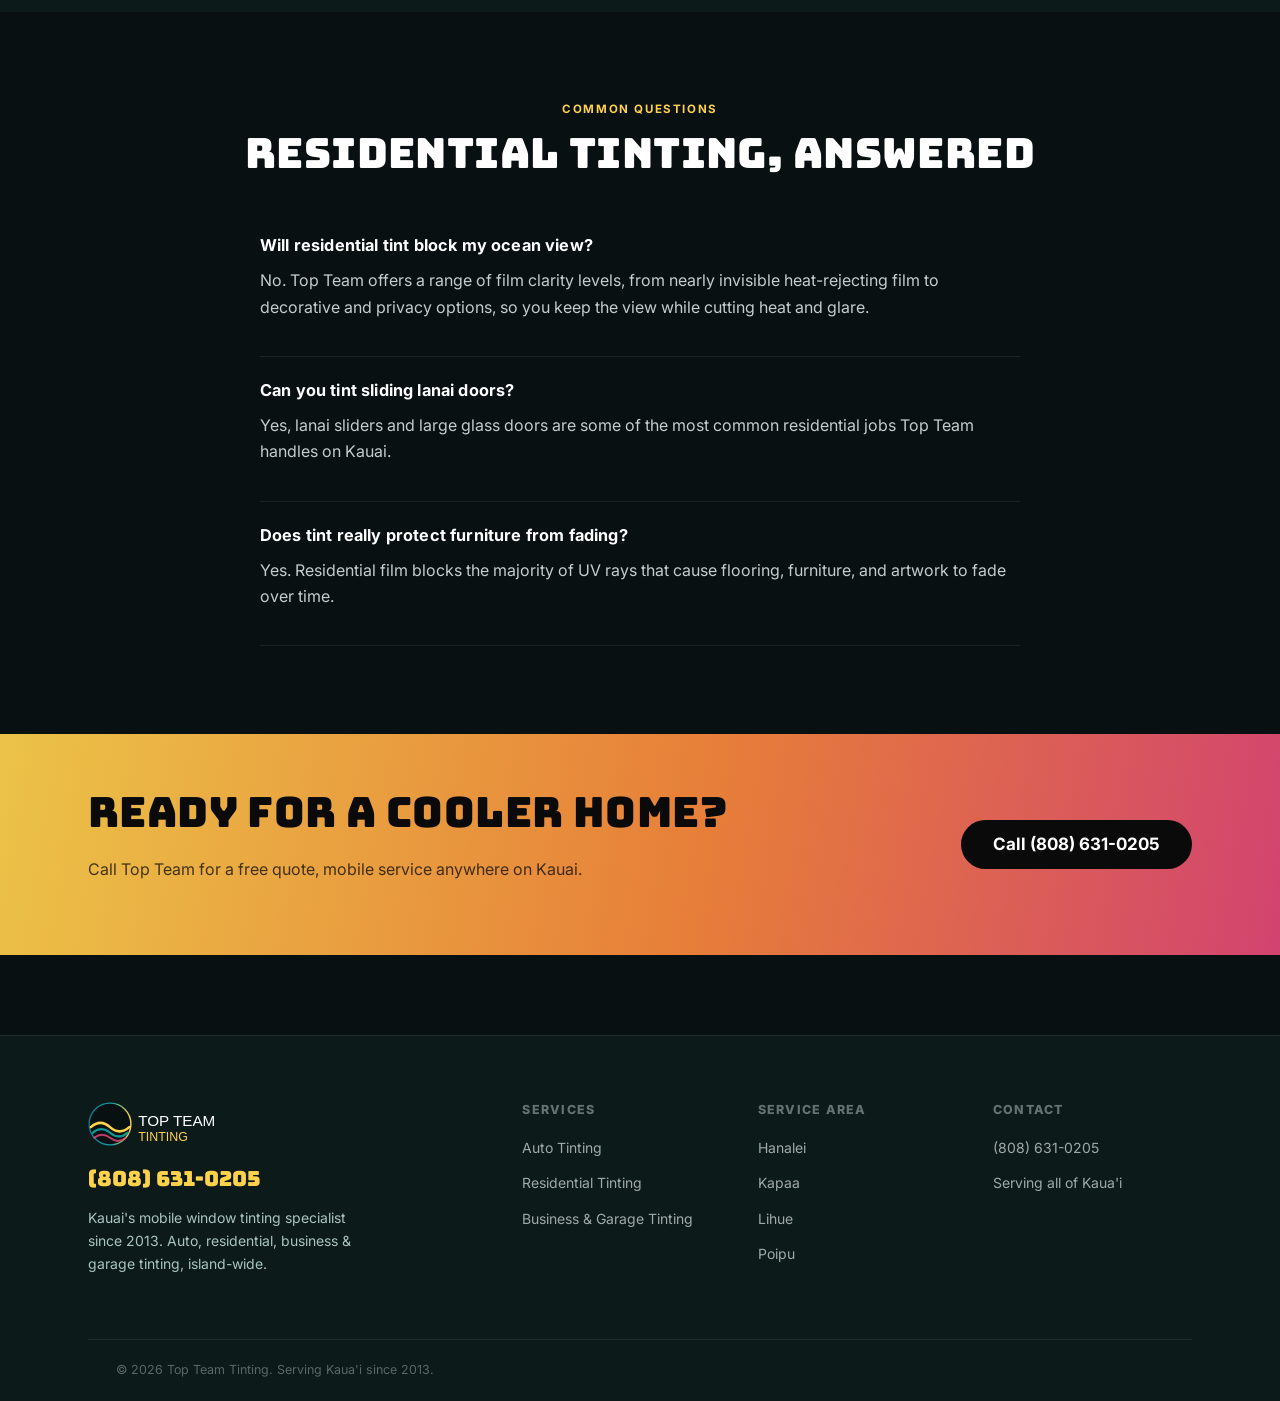
<file: services/residential-window-tinting.html>
<!DOCTYPE html>
<html lang="en">
<head>
<meta charset="UTF-8">
<meta name="viewport" content="width=device-width, initial-scale=1.0">
<title>Residential Window Tinting Kauai | Top Team Tinting</title>
<meta name="description" content="Residential window tinting for Kauai homes. Cut heat and UV on lanais, sliders and ocean-view glass. Mobile install island-wide. Free quote: (808) 631-0205.">
<link rel="canonical" href="https://topteamtinting.com/services/residential-window-tinting.html">
<link rel="icon" type="image/svg+xml" href="/images/logo.svg">
<link rel="preconnect" href="https://fonts.googleapis.com">
<link rel="preconnect" href="https://fonts.gstatic.com" crossorigin>
<link href="https://fonts.googleapis.com/css2?family=Bungee&family=Anton&family=Inter:wght@400;500;600;700;800&display=swap" rel="stylesheet">
<link rel="stylesheet" href="/css/site.css">
<script type="application/ld+json">{"@context":"https://schema.org","@type":"Service","serviceType":"Residential Window Tinting","provider":{"@type":"LocalBusiness","name":"Top Team Tinting","telephone":"+18086310205"},"areaServed":"Kauai, Hawaii"}</script>
</head>
<body>

<nav class="nav">
  <div class="container nav-inner">
    <a href="/" class="logo"><img src="/images/logo.svg" alt="Top Team Tinting - Kauai"></a>
    <div class="nav-menu">
      <a href="/" class="nav-link">Home</a>
      <a href="/services/auto-window-tinting.html" class="nav-link">Auto Tinting</a>
      <a href="/services/residential-window-tinting.html" class="nav-link active">Residential</a>
      <a href="/services/commercial-garage-tinting.html" class="nav-link">Business &amp; Garage</a>
    </div>
    <div class="nav-right">
      <a href="tel:+18086310205" class="nav-phone">(808) 631-0205</a>
      <a href="tel:+18086310205" class="btn btn-gold">Free Quote</a>
    </div>
    <button class="menu-toggle" onclick="document.querySelector('.mobile-menu').classList.toggle('open')"><span></span><span></span><span></span></button>
  </div>
  <div class="mobile-menu">
    <a href="/" class="mob-link">Home</a>
    <a href="/services/auto-window-tinting.html" class="mob-link">Auto Tinting</a>
    <a href="/services/residential-window-tinting.html" class="mob-link">Residential Tinting</a>
    <a href="/services/commercial-garage-tinting.html" class="mob-link">Business &amp; Garage Tinting</a>
    <a href="tel:+18086310205" class="mob-phone">&#128222; (808) 631-0205</a>
  </div>
</nav>

<main>

<section class="hero" style="padding-bottom:40px">
  <div class="hero-bg" style="background-image:url('/images/hawaii-beach-house.jpg')"></div>
  <div class="hero-overlay"></div>
  <div class="container hero-in">
    <div class="eyebrow"><span></span>Mobile Tinting Kauai &bull; Residential</div>
    <h1>Residential Window Tinting <span class="hl">for Island Homes</span></h1>
    <p class="hero-sub">Top Team Tinting has protected Kauai homes from heat, glare, and UV fade since 2013. Lanais, sliders, and big ocean-view windows, tinted on-site with film built for the tropics.</p>
    <div class="hero-btns">
      <a href="tel:+18086310205" class="btn btn-sunset btn-lg">Call (808) 631-0205</a>
    </div>
  </div>
</section>

<section class="service-block" style="padding:60px 0 80px">
  <div class="container">
    <div class="grid2">
      <div class="photo">
        <img src="/images/hawaii-lanai-home.jpg" alt="Hawaii home with ocean-view lanai windows, residential tinting Kauai" loading="lazy">
      </div>
      <div>
        <span class="eyebrow-sm">Why Tint Your Home</span>
        <h2>Cooler Rooms, Protected Furniture</h2>
        <p>Big ocean-view glass and open lanai doors let in beautiful light, and a lot of heat and UV. Residential film keeps rooms cooler, cuts glare off the TV, and blocks UV rays that fade flooring, furniture, and art, all without losing the view.</p>
        <ul class="checks">
          <li>Heat &amp; glare reduction for lanais &amp; sliders</li>
          <li>UV protection for floors, furniture &amp; art</li>
          <li>Decorative &amp; privacy film options</li>
          <li>Mobile install at your home, island-wide</li>
        </ul>
      </div>
    </div>
  </div>
</section>

<section class="section" style="background:var(--bg1)">
  <div class="container">
    <div style="text-align:center;margin-bottom:44px">
      <span class="eyebrow-sm">The Mobile Advantage</span>
      <h2>The Team Comes to Your House</h2>
    </div>
    <div class="grid3">
      <div class="card"><h4>1. Call for a Quote</h4><p style="font-size:.9375rem">Describe your windows and get a free, no-obligation estimate over the phone.</p></div>
      <div class="card"><h4>2. Schedule a Visit</h4><p style="font-size:.9375rem">The crew comes to your home anywhere on Kauai at a time that works for you.</p></div>
      <div class="card"><h4>3. Enjoy a Cooler Home</h4><p style="font-size:.9375rem">Professional install with minimal disruption to your day.</p></div>
    </div>
  </div>
</section>

<section class="section">
  <div class="container">
    <div style="text-align:center;margin-bottom:36px">
      <span class="eyebrow-sm">Common Questions</span>
      <h2>Residential Tinting, Answered</h2>
    </div>
    <div style="max-width:760px;margin:0 auto">
      <div class="faq-item"><h4>Will residential tint block my ocean view?</h4><p>No. Top Team offers a range of film clarity levels, from nearly invisible heat-rejecting film to decorative and privacy options, so you keep the view while cutting heat and glare.</p></div>
      <div class="faq-item"><h4>Can you tint sliding lanai doors?</h4><p>Yes, lanai sliders and large glass doors are some of the most common residential jobs Top Team handles on Kauai.</p></div>
      <div class="faq-item"><h4>Does tint really protect furniture from fading?</h4><p>Yes. Residential film blocks the majority of UV rays that cause flooring, furniture, and artwork to fade over time.</p></div>
    </div>
  </div>
</section>

<section class="cta-strip">
  <div class="container" style="display:flex;justify-content:space-between;align-items:center;flex-wrap:wrap;gap:24px">
    <div>
      <h2>Ready for a Cooler Home?</h2>
      <p>Call Top Team for a free quote, mobile service anywhere on Kauai.</p>
    </div>
    <div style="display:flex;gap:12px;flex-wrap:wrap">
      <a href="tel:+18086310205" class="btn btn-dark btn-lg">Call (808) 631-0205</a>
    </div>
  </div>
</section>

</main>

<footer class="footer">
  <div class="container">
    <div class="footer-inner">
      <div class="footer-brand">
        <img src="/images/logo.svg" alt="Top Team Tinting">
        <span class="footer-phone">(808) 631-0205</span>
        <p>Kauai's mobile window tinting specialist since 2013. Auto, residential, business &amp; garage tinting, island-wide.</p>
      </div>
      <div class="footer-col">
        <h4>Services</h4>
        <ul>
          <li><a href="/services/auto-window-tinting.html">Auto Tinting</a></li>
          <li><a href="/services/residential-window-tinting.html">Residential Tinting</a></li>
          <li><a href="/services/commercial-garage-tinting.html">Business &amp; Garage Tinting</a></li>
        </ul>
      </div>
      <div class="footer-col">
        <h4>Service Area</h4>
        <ul>
          <li><a href="#">Hanalei</a></li>
          <li><a href="#">Kapaa</a></li>
          <li><a href="#">Lihue</a></li>
          <li><a href="#">Poipu</a></li>
        </ul>
      </div>
      <div class="footer-col">
        <h4>Contact</h4>
        <ul>
          <li><a href="tel:+18086310205">(808) 631-0205</a></li>
          <li><a href="#">Serving all of Kaua'i</a></li>
        </ul>
      </div>
    </div>
    <div class="footer-bottom">
      <div class="container footer-bottom-inner">
        <span>&copy; 2026 Top Team Tinting. Serving Kaua'i since 2013.</span>
      </div>
    </div>
  </div>
</footer>

<div class="sticky-cta">
  <a href="tel:+18086310205" class="btn btn-gold">Call (808) 631-0205</a>
</div>

</body>
</html>
</file>
<file: css/site.css>
*,*::before,*::after{box-sizing:border-box;margin:0;padding:0}
html{scroll-behavior:smooth;-webkit-text-size-adjust:100%}
body{background:#081012;color:#eef6f5;font-family:'Inter',sans-serif;line-height:1.65;-webkit-font-smoothing:antialiased;overflow-x:hidden}
img{display:block;max-width:100%;height:auto}
a{color:inherit;text-decoration:none}
:root{--gold:#FFD24C;--sunset:#FF8A3D;--pink:#E8497A;--teal:#0FA3A3;--teal-dk:#0a6e6e;--bg0:#081012;--bg1:#0d1a1a;--bg2:#102324;--bg3:#163232;--border:rgba(255,255,255,.08);--muted:#a9c4c2}
.container{max-width:1160px;margin:0 auto;padding:0 28px}
.section{padding:88px 0}
h1,h2,h3,h4{font-family:'Bungee','Anton',sans-serif;font-weight:400;letter-spacing:.01em;color:#fff}
.script{font-family:'Dancing Script',cursive}
.btn{display:inline-flex;align-items:center;gap:8px;font-weight:700;font-size:.9375rem;padding:14px 28px;border-radius:30px;border:none;cursor:pointer;transition:all .15s;text-decoration:none;line-height:1;white-space:nowrap}
.btn:hover{transform:translateY(-2px);box-shadow:0 8px 28px rgba(0,0,0,.5)}
.btn-gold{background:var(--gold);color:#0a0a0a}
.btn-gold:hover{background:#ffe08a}
.btn-sunset{background:var(--sunset);color:#0a0a0a}
.btn-sunset:hover{background:#ffab6b}
.btn-ghost{background:transparent;color:#fff;border:2px solid rgba(255,255,255,.28)}
.btn-ghost:hover{border-color:#fff;background:rgba(255,255,255,.05)}
.btn-lg{font-size:1.0625rem;padding:16px 32px}
/* nav */
.nav{position:sticky;top:0;z-index:500;background:rgba(8,16,18,.96);backdrop-filter:blur(14px);border-bottom:1px solid var(--border)}
.nav-inner{display:flex;align-items:center;height:76px;gap:28px}
.logo img{height:52px;width:auto;flex-shrink:0}
.nav-menu{display:flex;align-items:center;gap:2px;margin-left:auto}
.nav-link{display:flex;align-items:center;gap:5px;font-size:.875rem;font-weight:600;color:rgba(238,246,245,.8);padding:10px 12px;border-radius:5px;cursor:pointer;background:none;border:none;font-family:'Inter',sans-serif}
.nav-link:hover,.nav-link.active{color:#fff;background:rgba(255,255,255,.06)}
.nav-right{display:flex;align-items:center;gap:12px;margin-left:20px}
.nav-phone{font-size:1rem;font-weight:800;color:var(--gold);white-space:nowrap}
.menu-toggle{display:none;flex-direction:column;gap:5px;background:none;border:none;cursor:pointer;padding:6px;margin-left:auto}
.menu-toggle span{display:block;width:22px;height:2px;background:#fff}
.mobile-menu{display:none;flex-direction:column;background:var(--bg1);border-top:1px solid var(--border)}
.mobile-menu.open{display:flex}
.mob-link{font-size:.9375rem;color:rgba(238,246,245,.85);padding:11px 24px;border-bottom:1px solid rgba(255,255,255,.05);display:block}
.mob-phone{display:flex;align-items:center;gap:9px;color:var(--gold);font-weight:700;font-size:1.05rem;padding:14px 24px 18px}
@media(max-width:980px){.nav-menu{display:none}.menu-toggle{display:flex}.nav-right .btn{display:none}}
/* hero */
.hero{position:relative;padding:70px 0 60px;overflow:hidden}
.hero-bg{position:absolute;inset:0;background-size:cover;background-position:center}
.hero-overlay{position:absolute;inset:0;background:linear-gradient(105deg,rgba(8,16,18,.94) 15%,rgba(8,16,18,.78) 55%,rgba(10,30,30,.55) 100%)}
.hero-in{position:relative;z-index:2}
.eyebrow{display:flex;align-items:center;gap:8px;font-size:.75rem;font-weight:700;letter-spacing:.12em;text-transform:uppercase;color:var(--gold);margin-bottom:18px}
.eyebrow span{width:26px;height:2px;background:var(--gold);display:block}
h1{font-size:clamp(2.3rem,5vw,3.7rem);line-height:1.05;margin-bottom:20px}
h1 .hl{color:var(--sunset)}
.hero-sub{font-size:1.0625rem;color:rgba(238,246,245,.85);max-width:640px;margin-bottom:30px;line-height:1.7}
.hero-btns{display:flex;flex-wrap:wrap;gap:12px;margin-bottom:26px}
.trust-row{display:flex;flex-wrap:wrap;gap:16px}
.trust-item{display:flex;align-items:center;gap:7px;font-size:.78rem;font-weight:600;color:rgba(238,246,245,.65);letter-spacing:.03em;text-transform:uppercase}
/* content */
.eyebrow-sm{font-size:.72rem;font-weight:700;letter-spacing:.14em;text-transform:uppercase;color:var(--gold);margin-bottom:12px;display:block}
h2{font-size:clamp(1.9rem,3.4vw,2.6rem);margin-bottom:20px;line-height:1.1}
h3{font-size:1.35rem;margin-bottom:12px;color:#fff}
h4{font-family:'Inter',sans-serif;font-weight:700;font-size:1.05rem;color:#fff;margin-bottom:8px}
p{color:rgba(238,246,245,.82);margin-bottom:16px;font-size:1rem}
.card{background:var(--bg2);border:1px solid var(--border);border-radius:14px;padding:26px}
.grid2{display:grid;grid-template-columns:1fr 1fr;gap:56px;align-items:center}
.grid3{display:grid;grid-template-columns:repeat(3,1fr);gap:22px}
.grid4{display:grid;grid-template-columns:repeat(4,1fr);gap:18px}
@media(max-width:900px){.grid2{grid-template-columns:1fr;gap:32px}.grid3{grid-template-columns:1fr}.grid4{grid-template-columns:1fr 1fr}}
.photo{border-radius:14px;overflow:hidden;aspect-ratio:4/3;border:3px solid rgba(255,210,76,.25)}
.photo img{width:100%;height:100%;object-fit:cover}
.checks{list-style:none;display:flex;flex-direction:column;gap:10px;margin:18px 0}
.checks li{display:flex;gap:10px;color:rgba(238,246,245,.88);font-size:.9375rem}
.checks li::before{content:'\1F33A';filter:none}
/* faq */
.faq-item{border-bottom:1px solid var(--border);padding:20px 0}
.faq-item h4{font-family:'Inter',sans-serif;font-size:1.02rem;color:#fff;margin-bottom:8px}
/* areas */
.area-grid{display:flex;flex-wrap:wrap;gap:10px}
.area-pill{background:var(--bg2);border:1px solid var(--border);border-radius:30px;padding:10px 18px;font-size:.875rem;font-weight:600;color:rgba(238,246,245,.8)}
.area-pill:hover{border-color:rgba(255,210,76,.5);color:#fff}
/* how it works */
.how-it-works{background:linear-gradient(rgba(8,16,18,.92),rgba(8,16,18,.92)),url('/images/mercedes-gle-clean.jpg');background-size:cover;background-position:center;background-repeat:no-repeat}
/* cta strip */
.cta-strip{background:linear-gradient(100deg,rgba(255,210,76,.92),rgba(255,138,61,.9) 55%,rgba(232,73,122,.9));padding:56px 0}
.cta-strip h2{color:#0a0a0a}
.cta-strip p{color:rgba(10,10,10,.75)}
.btn-dark{background:#0a0a0a;color:#fff}
.btn-dark:hover{background:#1a1a1a}
/* footer */
.footer{background:var(--bg1);border-top:1px solid var(--border);padding:64px 0 0;margin-top:80px}
.footer-inner{display:grid;grid-template-columns:2fr 1fr 1fr 1fr;gap:36px;margin-bottom:48px}
.footer-brand img{height:48px;margin-bottom:14px}
.footer-brand p{font-size:.875rem;color:var(--muted);max-width:280px}
.footer-phone{font-family:'Bungee',sans-serif;font-size:1.3rem;color:var(--gold);display:block;margin:10px 0}
.footer-col h4{font-family:'Inter',sans-serif;font-weight:800;font-size:.78rem;letter-spacing:.1em;text-transform:uppercase;color:rgba(238,246,245,.4);margin-bottom:14px}
.footer-col ul{list-style:none;display:flex;flex-direction:column;gap:9px}
.footer-col ul li a{font-size:.875rem;color:rgba(238,246,245,.65)}
.footer-col ul li a:hover{color:#fff}
.footer-bottom{border-top:1px solid var(--border);padding:20px 0;margin-top:10px}
.footer-bottom-inner{display:flex;justify-content:space-between;gap:16px;flex-wrap:wrap;font-size:.78rem;color:rgba(238,246,245,.35)}
@media(max-width:900px){.footer-inner{grid-template-columns:1fr 1fr;gap:28px}}
/* sticky mobile cta */
.sticky-cta{position:fixed;left:0;right:0;bottom:0;z-index:400;background:var(--bg1);border-top:1px solid var(--border);padding:10px 16px;display:none;gap:10px}
@media(max-width:760px){.sticky-cta{display:flex}body{padding-bottom:64px}}
.sticky-cta a{flex:1;text-align:center}
.gallery-grid{display:grid;grid-template-columns:repeat(2,1fr);gap:14px}
.gallery-grid img{border-radius:12px;aspect-ratio:3/4;object-fit:cover;border:3px solid rgba(255,210,76,.2)}
</file>
